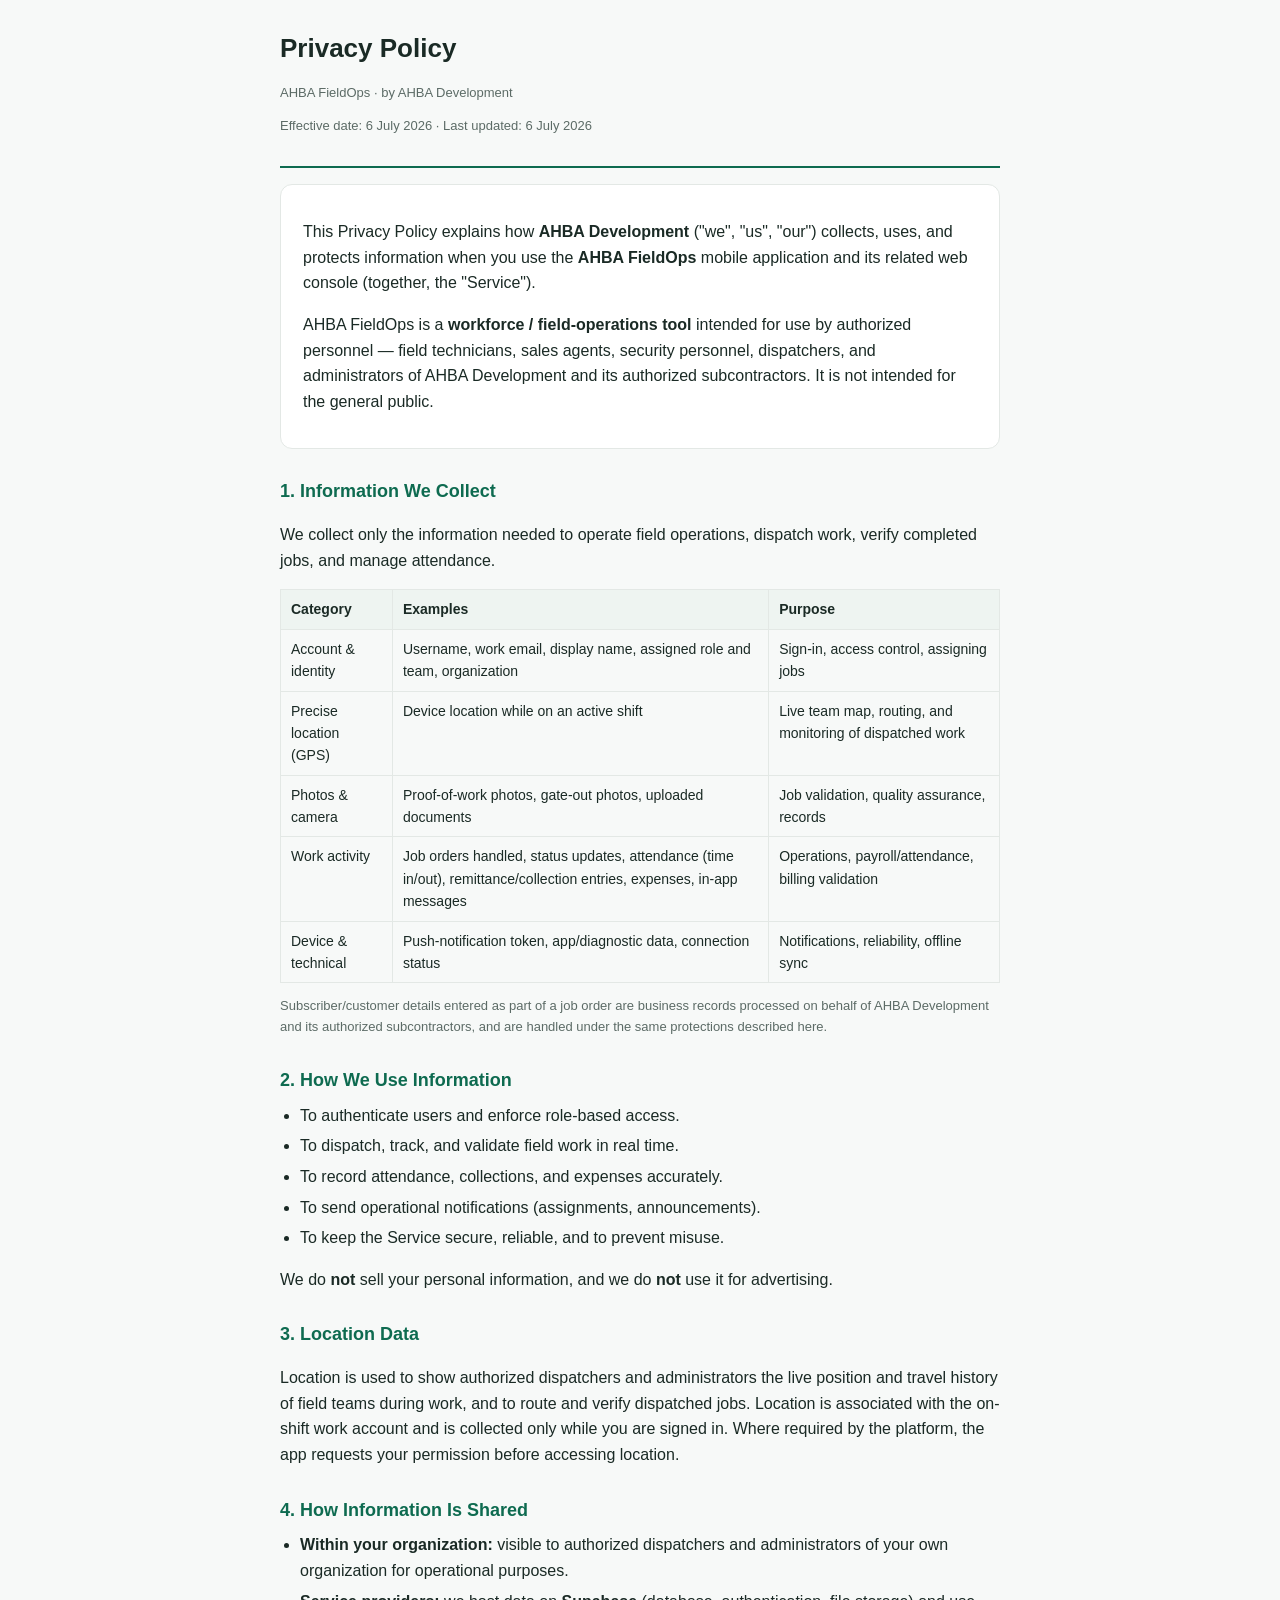
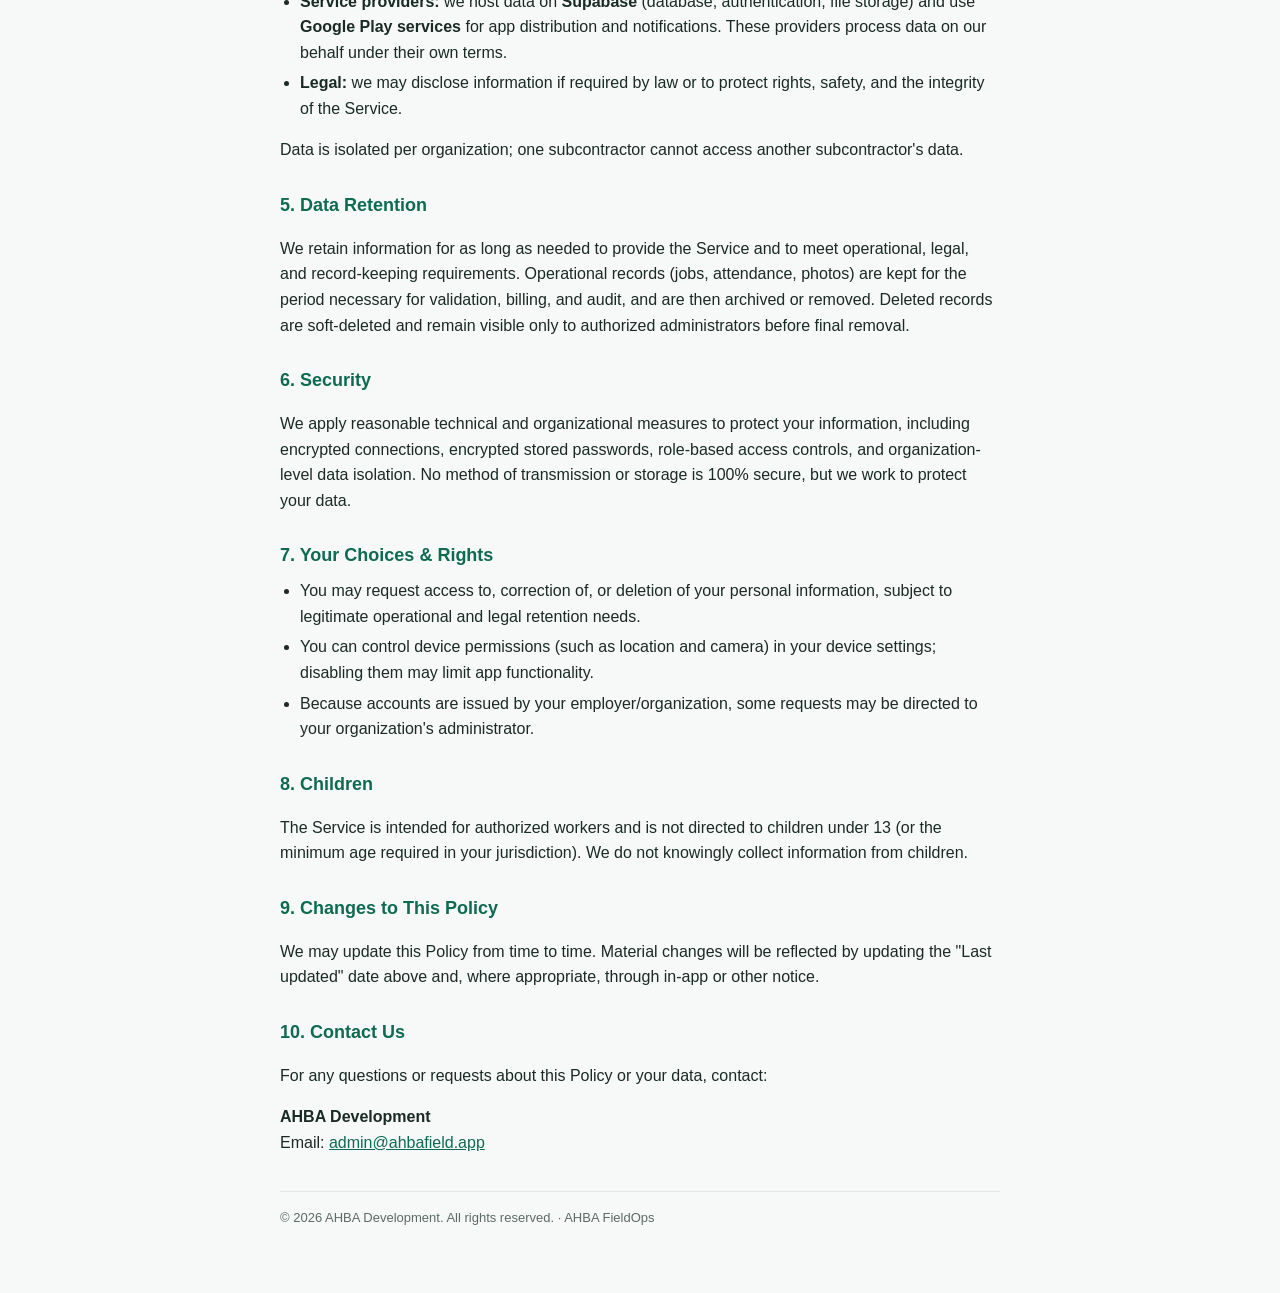
<file: privacy.html>
<!DOCTYPE html>
<html lang="en">
<head>
<meta charset="UTF-8">
<meta name="viewport" content="width=device-width, initial-scale=1.0">
<title>Privacy Policy — AHBA FieldOps</title>
<style>
  :root{ --ink:#1a2a25; --muted:#5c6b66; --line:#e3e8e5; --brand:#0e6b50; --bg:#f7f9f8; }
  *{box-sizing:border-box}
  body{margin:0;background:var(--bg);color:var(--ink);font:16px/1.6 -apple-system,BlinkMacSystemFont,"Segoe UI",Roboto,Helvetica,Arial,sans-serif;-webkit-text-size-adjust:100%}
  .wrap{max-width:760px;margin:0 auto;padding:28px 20px 64px}
  header{border-bottom:2px solid var(--brand);padding-bottom:16px;margin-bottom:8px}
  h1{font-size:26px;margin:0 0 4px}
  h2{font-size:18px;margin:28px 0 8px;color:var(--brand)}
  p,li{color:var(--ink)}
  .muted{color:var(--muted);font-size:13px}
  ul{padding-left:20px;margin:8px 0}
  li{margin:5px 0}
  a{color:var(--brand)}
  table{width:100%;border-collapse:collapse;margin:10px 0;font-size:14px}
  th,td{border:1px solid var(--line);padding:8px 10px;text-align:left;vertical-align:top}
  th{background:#eef4f1}
  .card{background:#fff;border:1px solid var(--line);border-radius:12px;padding:18px 22px;margin-top:16px}
  footer{margin-top:36px;padding-top:16px;border-top:1px solid var(--line);color:var(--muted);font-size:13px}
</style>
</head>
<body>
<div class="wrap">
  <header>
    <h1>Privacy Policy</h1>
    <p class="muted">AHBA FieldOps &middot; by AHBA Development</p>
    <p class="muted">Effective date: 6 July 2026 &middot; Last updated: 6 July 2026</p>
  </header>

  <div class="card">
    <p>This Privacy Policy explains how <strong>AHBA Development</strong> ("we", "us", "our")
    collects, uses, and protects information when you use the <strong>AHBA FieldOps</strong>
    mobile application and its related web console (together, the "Service").</p>
    <p>AHBA FieldOps is a <strong>workforce / field-operations tool</strong> intended for use by
    authorized personnel — field technicians, sales agents, security personnel, dispatchers,
    and administrators of AHBA Development and its authorized subcontractors. It is not intended
    for the general public.</p>
  </div>

  <h2>1. Information We Collect</h2>
  <p>We collect only the information needed to operate field operations, dispatch work, verify
  completed jobs, and manage attendance.</p>

  <table>
    <tr><th>Category</th><th>Examples</th><th>Purpose</th></tr>
    <tr><td>Account &amp; identity</td><td>Username, work email, display name, assigned role and team, organization</td><td>Sign-in, access control, assigning jobs</td></tr>
    <tr><td>Precise location (GPS)</td><td>Device location while on an active shift</td><td>Live team map, routing, and monitoring of dispatched work</td></tr>
    <tr><td>Photos &amp; camera</td><td>Proof-of-work photos, gate-out photos, uploaded documents</td><td>Job validation, quality assurance, records</td></tr>
    <tr><td>Work activity</td><td>Job orders handled, status updates, attendance (time in/out), remittance/collection entries, expenses, in-app messages</td><td>Operations, payroll/attendance, billing validation</td></tr>
    <tr><td>Device &amp; technical</td><td>Push-notification token, app/diagnostic data, connection status</td><td>Notifications, reliability, offline sync</td></tr>
  </table>

  <p class="muted">Subscriber/customer details entered as part of a job order are business records
  processed on behalf of AHBA Development and its authorized subcontractors, and are handled under
  the same protections described here.</p>

  <h2>2. How We Use Information</h2>
  <ul>
    <li>To authenticate users and enforce role-based access.</li>
    <li>To dispatch, track, and validate field work in real time.</li>
    <li>To record attendance, collections, and expenses accurately.</li>
    <li>To send operational notifications (assignments, announcements).</li>
    <li>To keep the Service secure, reliable, and to prevent misuse.</li>
  </ul>
  <p>We do <strong>not</strong> sell your personal information, and we do <strong>not</strong> use
  it for advertising.</p>

  <h2>3. Location Data</h2>
  <p>Location is used to show authorized dispatchers and administrators the live position and
  travel history of field teams during work, and to route and verify dispatched jobs. Location is
  associated with the on-shift work account and is collected only while you are signed in. Where
  required by the platform, the app requests your permission before accessing location.</p>

  <h2>4. How Information Is Shared</h2>
  <ul>
    <li><strong>Within your organization:</strong> visible to authorized dispatchers and
    administrators of your own organization for operational purposes.</li>
    <li><strong>Service providers:</strong> we host data on <strong>Supabase</strong> (database,
    authentication, file storage) and use <strong>Google Play services</strong> for app
    distribution and notifications. These providers process data on our behalf under their own
    terms.</li>
    <li><strong>Legal:</strong> we may disclose information if required by law or to protect
    rights, safety, and the integrity of the Service.</li>
  </ul>
  <p>Data is isolated per organization; one subcontractor cannot access another subcontractor's
  data.</p>

  <h2>5. Data Retention</h2>
  <p>We retain information for as long as needed to provide the Service and to meet operational,
  legal, and record-keeping requirements. Operational records (jobs, attendance, photos) are kept
  for the period necessary for validation, billing, and audit, and are then archived or removed.
  Deleted records are soft-deleted and remain visible only to authorized administrators before
  final removal.</p>

  <h2>6. Security</h2>
  <p>We apply reasonable technical and organizational measures to protect your information,
  including encrypted connections, encrypted stored passwords, role-based access controls, and
  organization-level data isolation. No method of transmission or storage is 100% secure, but we
  work to protect your data.</p>

  <h2>7. Your Choices &amp; Rights</h2>
  <ul>
    <li>You may request access to, correction of, or deletion of your personal information,
    subject to legitimate operational and legal retention needs.</li>
    <li>You can control device permissions (such as location and camera) in your device settings;
    disabling them may limit app functionality.</li>
    <li>Because accounts are issued by your employer/organization, some requests may be directed to
    your organization's administrator.</li>
  </ul>

  <h2>8. Children</h2>
  <p>The Service is intended for authorized workers and is not directed to children under 13 (or
  the minimum age required in your jurisdiction). We do not knowingly collect information from
  children.</p>

  <h2>9. Changes to This Policy</h2>
  <p>We may update this Policy from time to time. Material changes will be reflected by updating the
  "Last updated" date above and, where appropriate, through in-app or other notice.</p>

  <h2>10. Contact Us</h2>
  <p>For any questions or requests about this Policy or your data, contact:</p>
  <p><strong>AHBA Development</strong><br>
  Email: <a href="mailto:admin@ahbafield.app">admin@ahbafield.app</a></p>

  <footer>
    &copy; 2026 AHBA Development. All rights reserved. &middot; AHBA FieldOps
  </footer>
</div>
</body>
</html>
</file>
